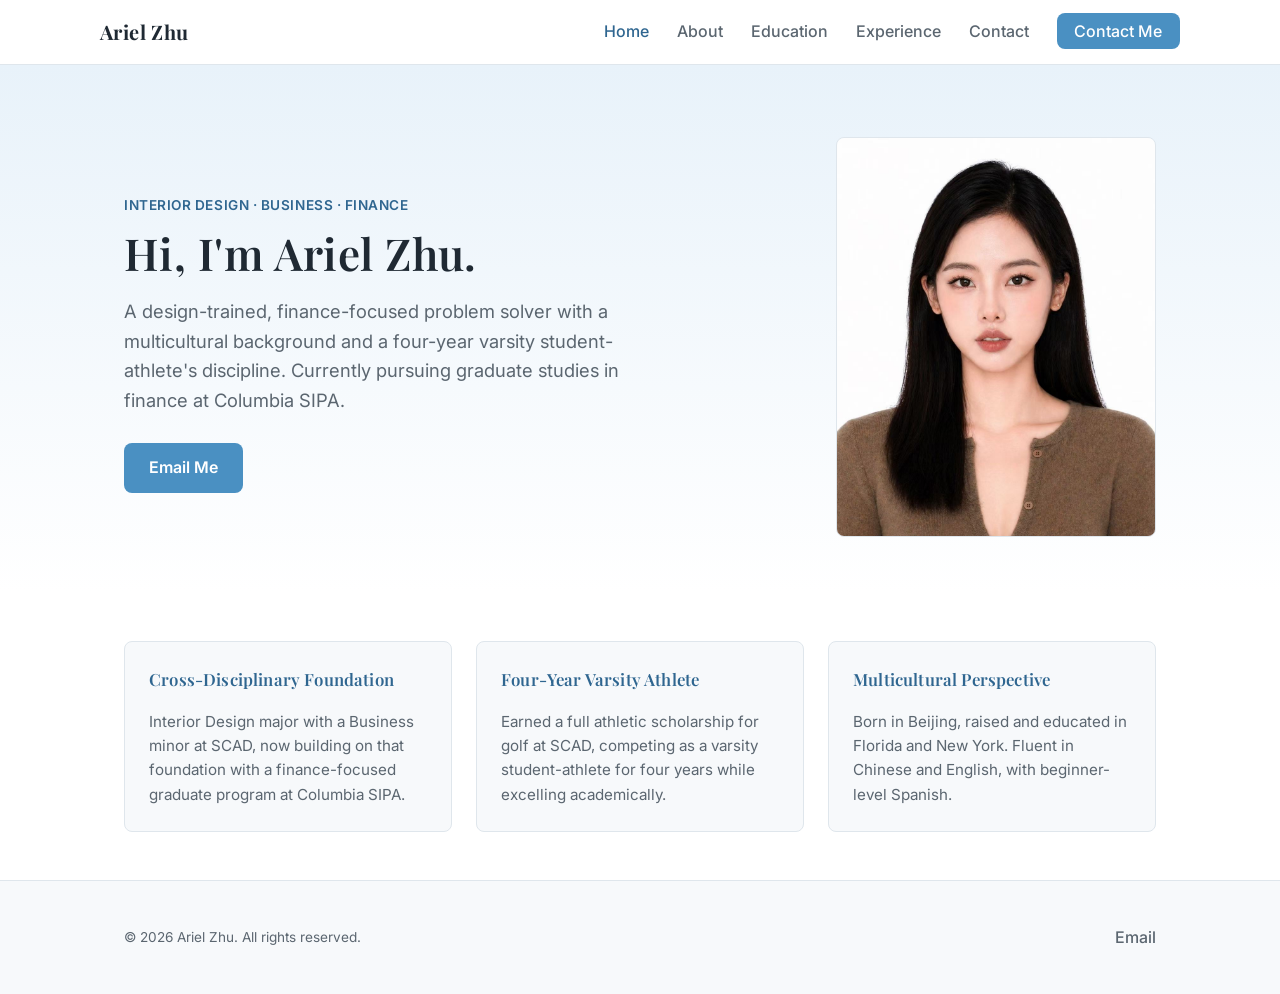
<file: index.html>
<!DOCTYPE html>
<html lang="en">
<head>
  <meta charset="UTF-8" />
  <meta name="viewport" content="width=device-width, initial-scale=1.0" />
  <title>Ariel Zhu | Interior Design, Business &amp; Finance</title>
  <meta name="description" content="Portfolio of Ariel Zhu — SCAD interior design & business graduate, Columbia SIPA finance student, four-year varsity student-athlete." />
  <link rel="preconnect" href="https://fonts.googleapis.com" />
  <link rel="preconnect" href="https://fonts.gstatic.com" crossorigin />
  <link href="https://fonts.googleapis.com/css2?family=Inter:wght@400;500;600;700&family=Playfair+Display:wght@600;700&display=swap" rel="stylesheet" />
  <link rel="stylesheet" href="assets/css/styles.css" />
</head>
<body data-page="home">
  <header class="site-header">
    <nav class="container nav">
      <a href="index.html" class="nav__brand">Ariel Zhu</a>
      <button class="nav__toggle" aria-label="Toggle navigation" aria-expanded="false">
        <span class="nav__toggle-bar"></span>
        <span class="nav__toggle-bar"></span>
        <span class="nav__toggle-bar"></span>
      </button>
      <ul class="nav__links">
        <li><a href="index.html" data-page="home">Home</a></li>
        <li><a href="about.html" data-page="about">About</a></li>
        <li><a href="education.html" data-page="education">Education</a></li>
        <li><a href="experience.html" data-page="experience">Experience</a></li>
        <li><a href="contact.html" data-page="contact">Contact</a></li>
        <li><a class="nav__cta" href="contact.html">Contact Me</a></li>
      </ul>
    </nav>
  </header>

  <main>
    <section class="hero">
      <div class="container hero__grid">
        <div>
          <p class="hero__eyebrow">Interior Design &middot; Business &middot; Finance</p>
          <h1 class="hero__name">Hi, I'm Ariel Zhu.</h1>
          <p class="hero__tagline">
            A design-trained, finance-focused problem solver with a multicultural background and a
            four-year varsity student-athlete's discipline. Currently pursuing graduate studies in
            finance at Columbia SIPA.
          </p>
          <div class="btn-row">
            <a class="btn btn--primary" href="mailto:lwzhu66@outlook.com">Email Me</a>
          </div>
        </div>
        <div class="hero__photo">
          <img src="assets/images/headshot.jpeg" alt="Ariel Zhu professional headshot" />
        </div>
      </div>
    </section>

    <section class="container">
      <div class="highlights">
        <div class="highlight-card">
          <h3>Cross-Disciplinary Foundation</h3>
          <p>
            Interior Design major with a Business minor at SCAD, now building on that foundation
            with a finance-focused graduate program at Columbia SIPA.
          </p>
        </div>
        <div class="highlight-card">
          <h3>Four-Year Varsity Athlete</h3>
          <p>
            Earned a full athletic scholarship for golf at SCAD, competing as a varsity
            student-athlete for four years while excelling academically.
          </p>
        </div>
        <div class="highlight-card">
          <h3>Multicultural Perspective</h3>
          <p>
            Born in Beijing, raised and educated in Florida and New York. Fluent in Chinese and
            English, with beginner-level Spanish.
          </p>
        </div>
      </div>
    </section>
  </main>

  <footer class="site-footer">
    <div class="container footer__grid">
      <p class="footer__copyright">&copy; 2026 Ariel Zhu. All rights reserved.</p>
      <ul class="footer__links">
        <li><a href="mailto:lwzhu66@outlook.com">Email</a></li>
      </ul>
    </div>
  </footer>

  <script src="assets/js/main.js"></script>
</body>
</html>
</file>
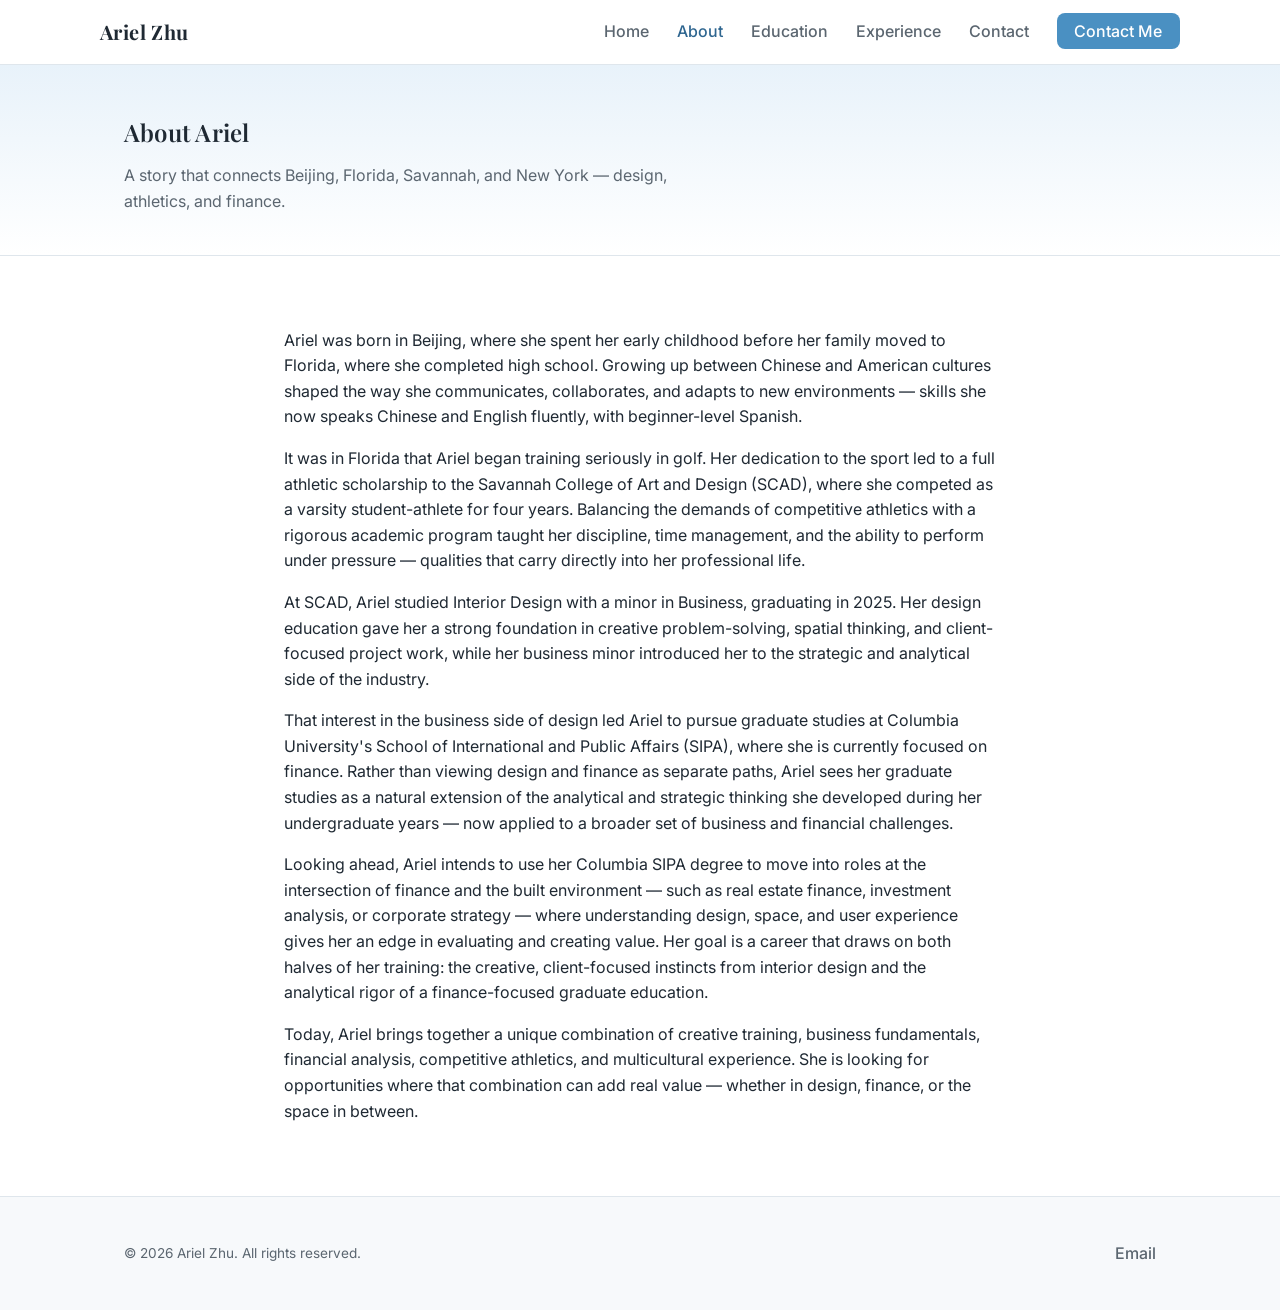
<file: about.html>
<!DOCTYPE html>
<html lang="en">
<head>
  <meta charset="UTF-8" />
  <meta name="viewport" content="width=device-width, initial-scale=1.0" />
  <title>About | Ariel Zhu</title>
  <meta name="description" content="Ariel Zhu's story — from Beijing to Florida to SCAD to Columbia SIPA, blending design, athletics, and finance." />
  <link rel="preconnect" href="https://fonts.googleapis.com" />
  <link rel="preconnect" href="https://fonts.gstatic.com" crossorigin />
  <link href="https://fonts.googleapis.com/css2?family=Inter:wght@400;500;600;700&family=Playfair+Display:wght@600;700&display=swap" rel="stylesheet" />
  <link rel="stylesheet" href="assets/css/styles.css" />
</head>
<body data-page="about">
  <header class="site-header">
    <nav class="container nav">
      <a href="index.html" class="nav__brand">Ariel Zhu</a>
      <button class="nav__toggle" aria-label="Toggle navigation" aria-expanded="false">
        <span class="nav__toggle-bar"></span>
        <span class="nav__toggle-bar"></span>
        <span class="nav__toggle-bar"></span>
      </button>
      <ul class="nav__links">
        <li><a href="index.html" data-page="home">Home</a></li>
        <li><a href="about.html" data-page="about">About</a></li>
        <li><a href="education.html" data-page="education">Education</a></li>
        <li><a href="experience.html" data-page="experience">Experience</a></li>
        <li><a href="contact.html" data-page="contact">Contact</a></li>
        <li><a class="nav__cta" href="contact.html">Contact Me</a></li>
      </ul>
    </nav>
  </header>

  <main>
    <section class="page-hero">
      <div class="container">
        <h1>About Ariel</h1>
        <p>A story that connects Beijing, Florida, Savannah, and New York — design, athletics, and finance.</p>
      </div>
    </section>

    <section class="section">
      <div class="container" style="max-width: 760px;">
        <p>
          Ariel was born in Beijing, where she spent her early childhood before her family moved to
          Florida, where she completed high school. Growing up between Chinese and American cultures
          shaped the way she communicates, collaborates, and adapts to new environments &mdash; skills
          she now speaks Chinese and English fluently, with beginner-level Spanish.
        </p>
        <p>
          It was in Florida that Ariel began training seriously in golf. Her dedication to the sport
          led to a full athletic scholarship to the Savannah College of Art and Design (SCAD), where
          she competed as a varsity student-athlete for four years. Balancing the demands of
          competitive athletics with a rigorous academic program taught her discipline, time
          management, and the ability to perform under pressure &mdash; qualities that carry directly
          into her professional life.
        </p>
        <p>
          At SCAD, Ariel studied Interior Design with a minor in Business, graduating in 2025. Her
          design education gave her a strong foundation in creative problem-solving, spatial
          thinking, and client-focused project work, while her business minor introduced her to the
          strategic and analytical side of the industry.
        </p>
        <p>
          That interest in the business side of design led Ariel to pursue graduate studies at
          Columbia University's School of International and Public Affairs (SIPA), where she is
          currently focused on finance. Rather than viewing design and finance as separate paths,
          Ariel sees her graduate studies as a natural extension of the analytical and strategic
          thinking she developed during her undergraduate years &mdash; now applied to a broader set
          of business and financial challenges.
        </p>
        <p>
          Looking ahead, Ariel intends to use her Columbia SIPA degree to move into roles at the
          intersection of finance and the built environment &mdash; such as real estate finance,
          investment analysis, or corporate strategy &mdash; where understanding design, space, and
          user experience gives her an edge in evaluating and creating value. Her goal is a career
          that draws on both halves of her training: the creative, client-focused instincts from
          interior design and the analytical rigor of a finance-focused graduate education.
        </p>
        <p>
          Today, Ariel brings together a unique combination of creative training, business
          fundamentals, financial analysis, competitive athletics, and multicultural experience.
          She is looking for opportunities where that combination can add real value &mdash; whether
          in design, finance, or the space in between.
        </p>
      </div>
    </section>
  </main>

  <footer class="site-footer">
    <div class="container footer__grid">
      <p class="footer__copyright">&copy; 2026 Ariel Zhu. All rights reserved.</p>
      <ul class="footer__links">
        <li><a href="mailto:lwzhu66@outlook.com">Email</a></li>
      </ul>
    </div>
  </footer>

  <script src="assets/js/main.js"></script>
</body>
</html>
</file>
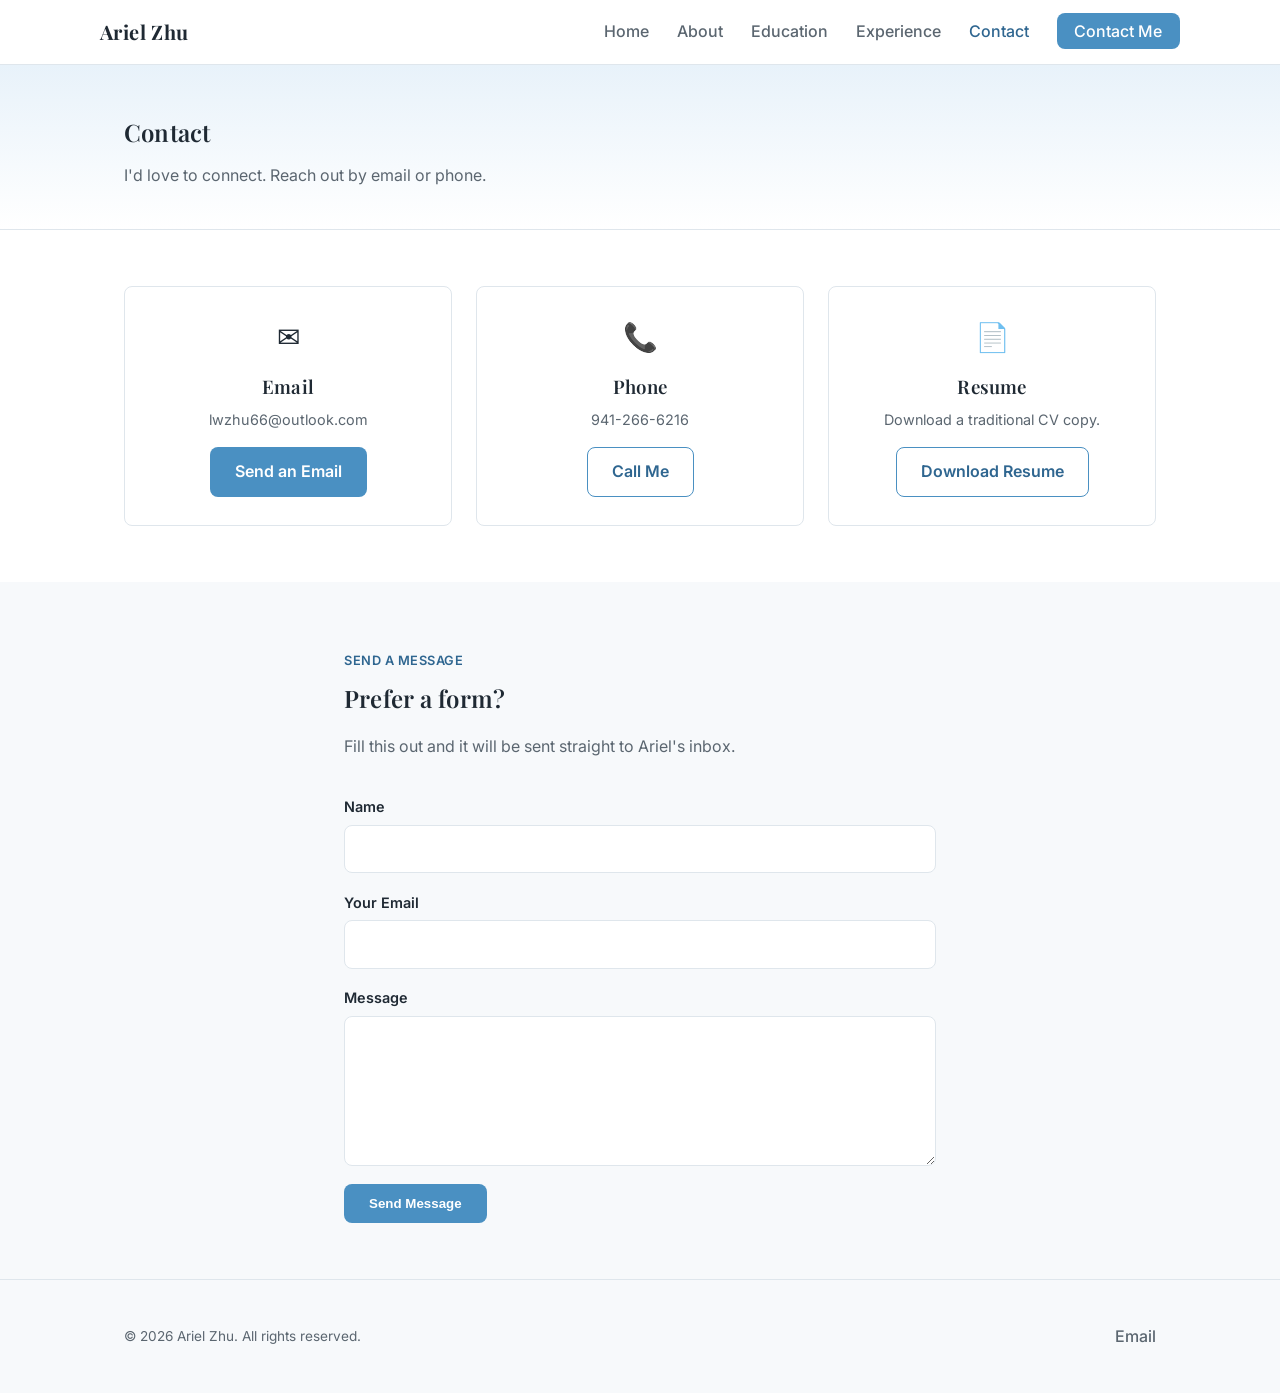
<file: contact.html>
<!DOCTYPE html>
<html lang="en">
<head>
  <meta charset="UTF-8" />
  <meta name="viewport" content="width=device-width, initial-scale=1.0" />
  <title>Contact | Ariel Zhu</title>
  <meta name="description" content="Get in touch with Ariel Zhu via email or phone." />
  <link rel="preconnect" href="https://fonts.googleapis.com" />
  <link rel="preconnect" href="https://fonts.gstatic.com" crossorigin />
  <link href="https://fonts.googleapis.com/css2?family=Inter:wght@400;500;600;700&family=Playfair+Display:wght@600;700&display=swap" rel="stylesheet" />
  <link rel="stylesheet" href="assets/css/styles.css" />
</head>
<body data-page="contact">
  <header class="site-header">
    <nav class="container nav">
      <a href="index.html" class="nav__brand">Ariel Zhu</a>
      <button class="nav__toggle" aria-label="Toggle navigation" aria-expanded="false">
        <span class="nav__toggle-bar"></span>
        <span class="nav__toggle-bar"></span>
        <span class="nav__toggle-bar"></span>
      </button>
      <ul class="nav__links">
        <li><a href="index.html" data-page="home">Home</a></li>
        <li><a href="about.html" data-page="about">About</a></li>
        <li><a href="education.html" data-page="education">Education</a></li>
        <li><a href="experience.html" data-page="experience">Experience</a></li>
        <li><a href="contact.html" data-page="contact">Contact</a></li>
        <li><a class="nav__cta" href="contact.html">Contact Me</a></li>
      </ul>
    </nav>
  </header>

  <main>
    <section class="page-hero">
      <div class="container">
        <h1>Contact</h1>
        <p>I'd love to connect. Reach out by email or phone.</p>
      </div>
    </section>

    <section class="section">
      <div class="container">
        <div class="contact-grid">
          <div class="contact-card">
            <div class="contact-card__icon">&#9993;</div>
            <h3>Email</h3>
            <p>lwzhu66@outlook.com</p>
            <!-- Opens Outlook web compose directly since mailto: requires a desktop mail client -->
            <a class="btn btn--primary" href="https://outlook.live.com/mail/0/deeplink/compose?to=lwzhu66@outlook.com" target="_blank" rel="noopener">Send an Email</a>
          </div>

          <div class="contact-card">
            <div class="contact-card__icon">&#128222;</div>
            <h3>Phone</h3>
            <p>941-266-6216</p>
            <a class="btn btn--outline" href="tel:+19412666216">Call Me</a>
          </div>

          <div class="contact-card">
            <div class="contact-card__icon">&#128196;</div>
            <h3>Resume</h3>
            <p>Download a traditional CV copy.</p>
            <a class="btn btn--outline" href="assets/resume/Ariel-Zhu-Resume.pdf" download>Download Resume</a>
          </div>
        </div>
      </div>
    </section>

    <section class="section section--alt">
      <div class="container" style="max-width: 640px;">
        <div class="section__header">
          <p class="section__eyebrow">Send a Message</p>
          <h2>Prefer a form?</h2>
          <p class="section__intro">Fill this out and it will be sent straight to Ariel's inbox.</p>
        </div>

        <!-- Formspree's email-based endpoint: first submission triggers a one-time confirmation email to activate it; swap for a registered form ID (formspree.io/f/xxxxxxxx) afterward for a dashboard -->
        <form class="contact-form" action="https://formspree.io/f/lwzhu66@outlook.com" method="POST">
          <div class="form-field">
            <label for="name">Name</label>
            <input type="text" id="name" name="name" required />
          </div>
          <div class="form-field">
            <label for="email">Your Email</label>
            <input type="email" id="email" name="_replyto" required />
          </div>
          <div class="form-field">
            <label for="message">Message</label>
            <textarea id="message" name="message" rows="5" required></textarea>
          </div>
          <button type="submit" class="btn btn--primary">Send Message</button>
        </form>
      </div>
    </section>
  </main>

  <footer class="site-footer">
    <div class="container footer__grid">
      <p class="footer__copyright">&copy; 2026 Ariel Zhu. All rights reserved.</p>
      <ul class="footer__links">
        <li><a href="mailto:lwzhu66@outlook.com">Email</a></li>
      </ul>
    </div>
  </footer>

  <script src="assets/js/main.js"></script>
</body>
</html>
</file>
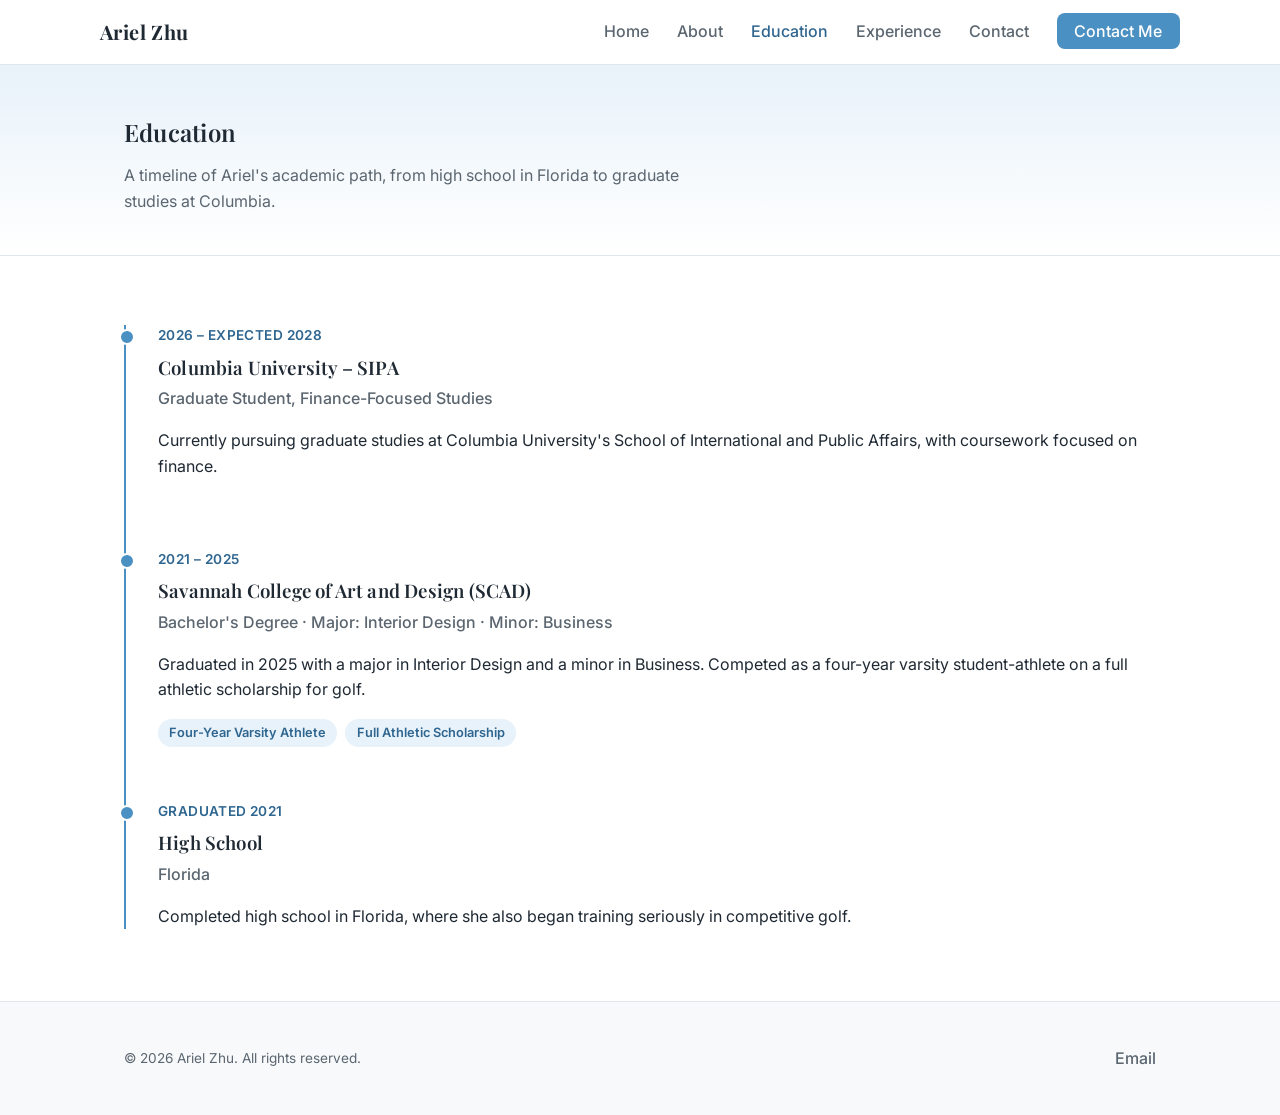
<file: education.html>
<!DOCTYPE html>
<html lang="en">
<head>
  <meta charset="UTF-8" />
  <meta name="viewport" content="width=device-width, initial-scale=1.0" />
  <title>Education | Ariel Zhu</title>
  <meta name="description" content="Ariel Zhu's academic path from Florida to SCAD to Columbia SIPA." />
  <link rel="preconnect" href="https://fonts.googleapis.com" />
  <link rel="preconnect" href="https://fonts.gstatic.com" crossorigin />
  <link href="https://fonts.googleapis.com/css2?family=Inter:wght@400;500;600;700&family=Playfair+Display:wght@600;700&display=swap" rel="stylesheet" />
  <link rel="stylesheet" href="assets/css/styles.css" />
</head>
<body data-page="education">
  <header class="site-header">
    <nav class="container nav">
      <a href="index.html" class="nav__brand">Ariel Zhu</a>
      <button class="nav__toggle" aria-label="Toggle navigation" aria-expanded="false">
        <span class="nav__toggle-bar"></span>
        <span class="nav__toggle-bar"></span>
        <span class="nav__toggle-bar"></span>
      </button>
      <ul class="nav__links">
        <li><a href="index.html" data-page="home">Home</a></li>
        <li><a href="about.html" data-page="about">About</a></li>
        <li><a href="education.html" data-page="education">Education</a></li>
        <li><a href="experience.html" data-page="experience">Experience</a></li>
        <li><a href="contact.html" data-page="contact">Contact</a></li>
        <li><a class="nav__cta" href="contact.html">Contact Me</a></li>
      </ul>
    </nav>
  </header>

  <main>
    <section class="page-hero">
      <div class="container">
        <h1>Education</h1>
        <p>A timeline of Ariel's academic path, from high school in Florida to graduate studies at Columbia.</p>
      </div>
    </section>

    <section class="section">
      <div class="container">
        <ol class="timeline">
          <li class="timeline__item">
            <p class="timeline__meta">2026 &ndash; Expected 2028</p>
            <h3>Columbia University &ndash; SIPA</h3>
            <h4>Graduate Student, Finance-Focused Studies</h4>
            <p>
              Currently pursuing graduate studies at Columbia University's School of International
              and Public Affairs, with coursework focused on finance.
            </p>
          </li>
          <li class="timeline__item">
            <p class="timeline__meta">2021 &ndash; 2025</p>
            <h3>Savannah College of Art and Design (SCAD)</h3>
            <h4>Bachelor's Degree &middot; Major: Interior Design &middot; Minor: Business</h4>
            <p>
              Graduated in 2025 with a major in Interior Design and a minor in Business. Competed as
              a four-year varsity student-athlete on a full athletic scholarship for golf.
            </p>
            <div class="badge-row">
              <span class="badge">Four-Year Varsity Athlete</span>
              <span class="badge">Full Athletic Scholarship</span>
            </div>
          </li>
          <li class="timeline__item">
            <p class="timeline__meta">Graduated 2021</p>
            <h3>High School</h3>
            <h4>Florida</h4>
            <p>
              Completed high school in Florida, where she also began training seriously in
              competitive golf.
            </p>
          </li>
        </ol>
      </div>
    </section>
  </main>

  <footer class="site-footer">
    <div class="container footer__grid">
      <p class="footer__copyright">&copy; 2026 Ariel Zhu. All rights reserved.</p>
      <ul class="footer__links">
        <li><a href="mailto:lwzhu66@outlook.com">Email</a></li>
      </ul>
    </div>
  </footer>

  <script src="assets/js/main.js"></script>
</body>
</html>
</file>
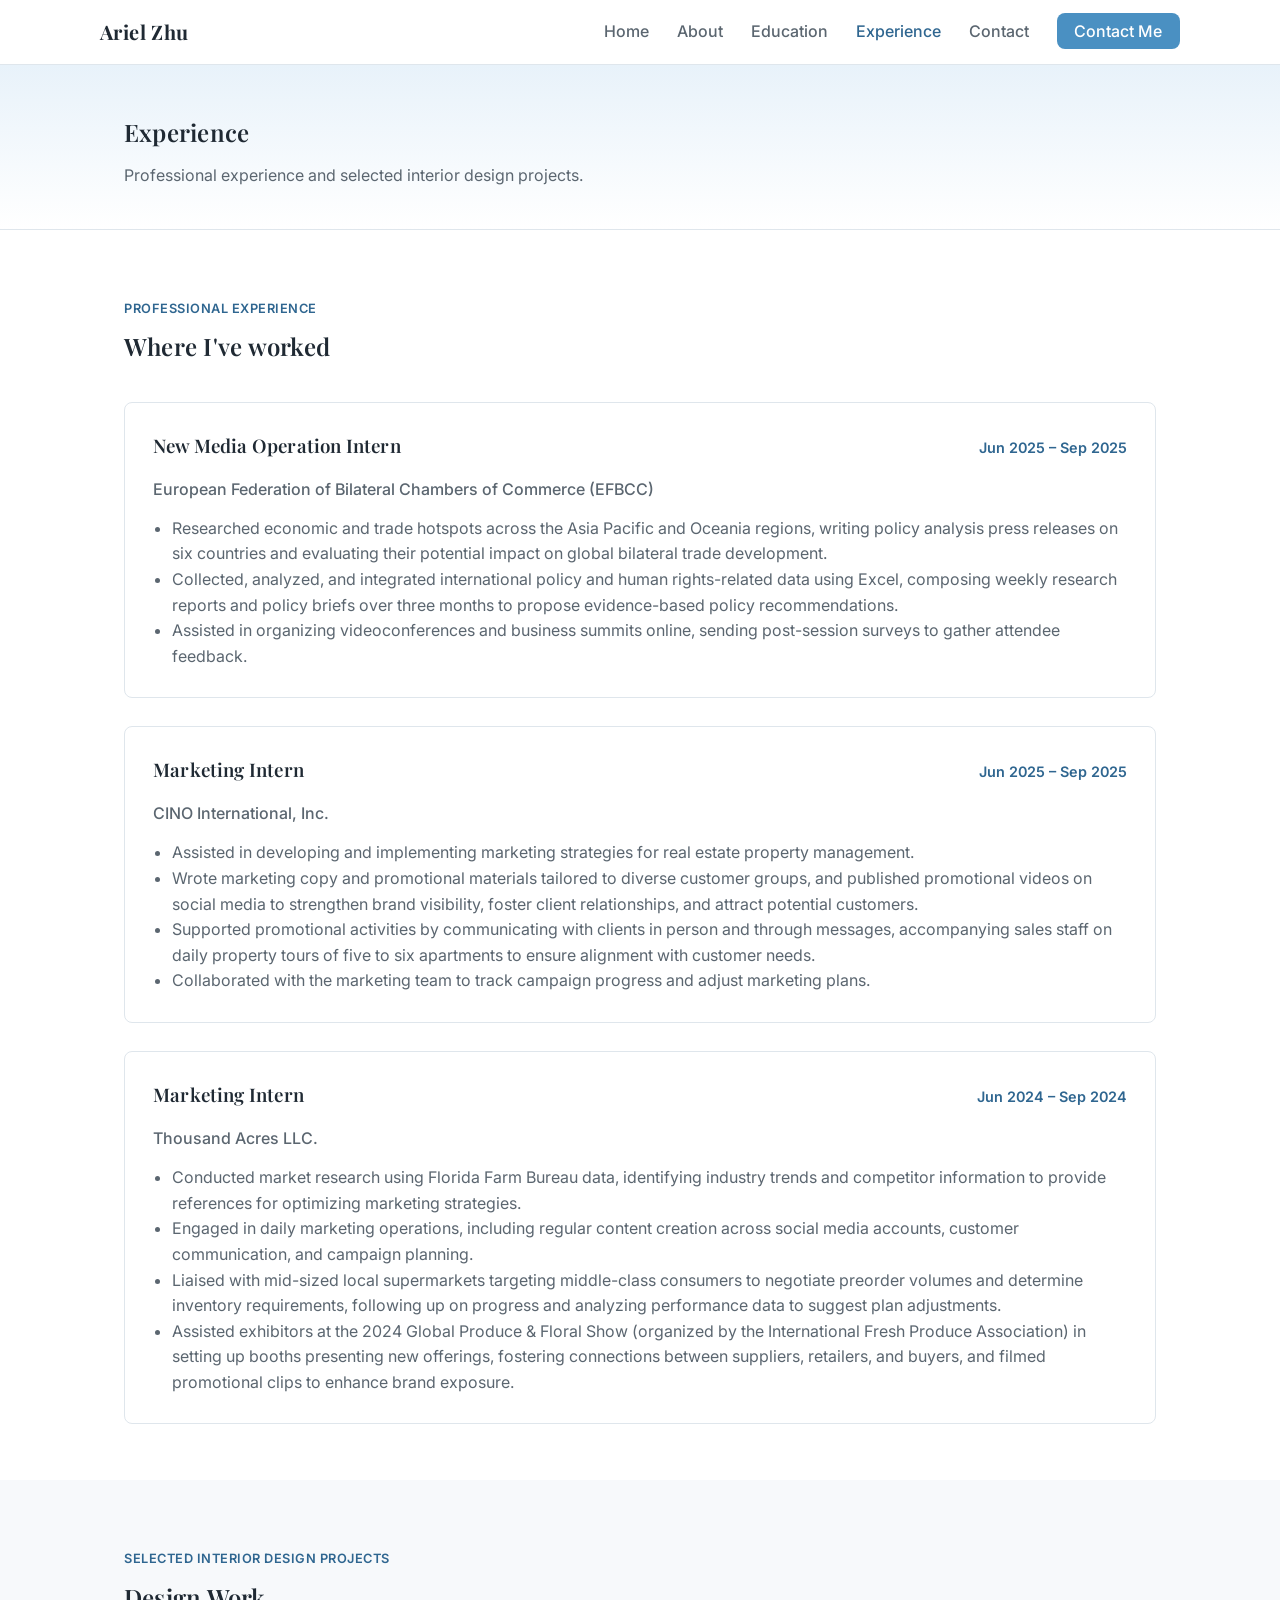
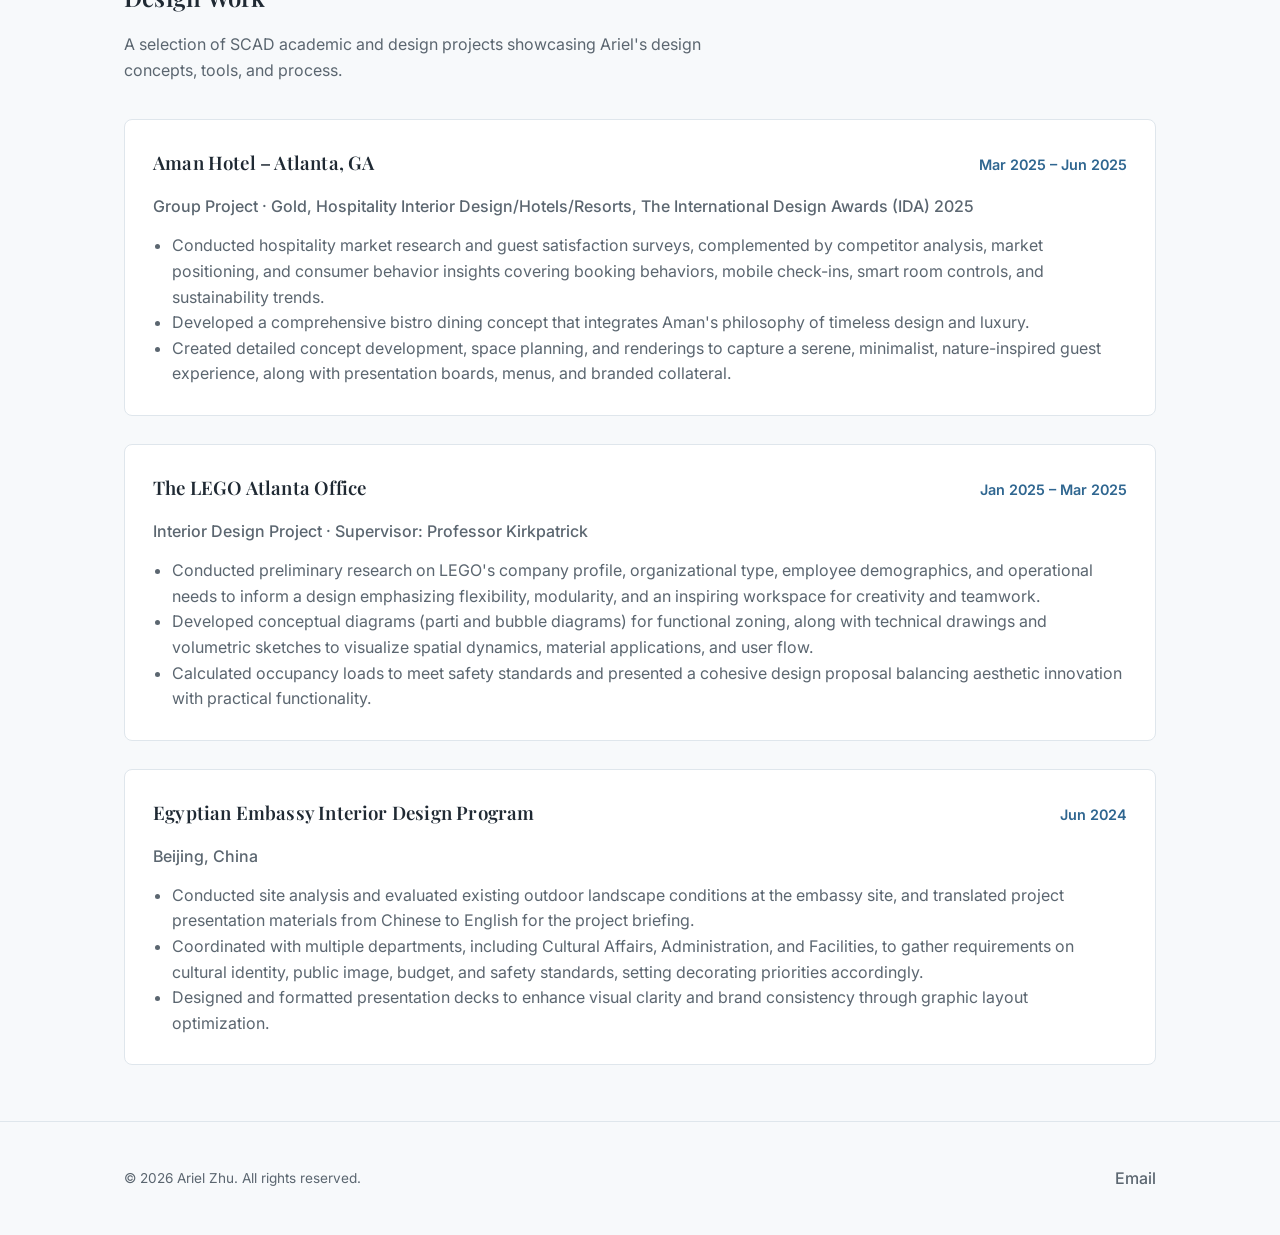
<file: experience.html>
<!DOCTYPE html>
<html lang="en">
<head>
  <meta charset="UTF-8" />
  <meta name="viewport" content="width=device-width, initial-scale=1.0" />
  <title>Experience | Ariel Zhu</title>
  <meta name="description" content="Ariel Zhu's professional experience and selected interior design projects." />
  <link rel="preconnect" href="https://fonts.googleapis.com" />
  <link rel="preconnect" href="https://fonts.gstatic.com" crossorigin />
  <link href="https://fonts.googleapis.com/css2?family=Inter:wght@400;500;600;700&family=Playfair+Display:wght@600;700&display=swap" rel="stylesheet" />
  <link rel="stylesheet" href="assets/css/styles.css" />
</head>
<body data-page="experience">
  <header class="site-header">
    <nav class="container nav">
      <a href="index.html" class="nav__brand">Ariel Zhu</a>
      <button class="nav__toggle" aria-label="Toggle navigation" aria-expanded="false">
        <span class="nav__toggle-bar"></span>
        <span class="nav__toggle-bar"></span>
        <span class="nav__toggle-bar"></span>
      </button>
      <ul class="nav__links">
        <li><a href="index.html" data-page="home">Home</a></li>
        <li><a href="about.html" data-page="about">About</a></li>
        <li><a href="education.html" data-page="education">Education</a></li>
        <li><a href="experience.html" data-page="experience">Experience</a></li>
        <li><a href="contact.html" data-page="contact">Contact</a></li>
        <li><a class="nav__cta" href="contact.html">Contact Me</a></li>
      </ul>
    </nav>
  </header>

  <main>
    <section class="page-hero">
      <div class="container">
        <h1>Experience</h1>
        <p>Professional experience and selected interior design projects.</p>
      </div>
    </section>

    <section class="section">
      <div class="container">
        <div class="section__header">
          <p class="section__eyebrow">Professional Experience</p>
          <h2>Where I've worked</h2>
        </div>

        <div class="experience-list">
          <article class="experience-card">
            <div class="experience-card__header">
              <h3>New Media Operation Intern</h3>
              <span class="experience-card__dates">Jun 2025 &ndash; Sep 2025</span>
            </div>
            <p class="experience-card__org">European Federation of Bilateral Chambers of Commerce (EFBCC)</p>
            <ul>
              <li>Researched economic and trade hotspots across the Asia Pacific and Oceania regions, writing policy analysis press releases on six countries and evaluating their potential impact on global bilateral trade development.</li>
              <li>Collected, analyzed, and integrated international policy and human rights-related data using Excel, composing weekly research reports and policy briefs over three months to propose evidence-based policy recommendations.</li>
              <li>Assisted in organizing videoconferences and business summits online, sending post-session surveys to gather attendee feedback.</li>
            </ul>
          </article>

          <article class="experience-card">
            <div class="experience-card__header">
              <h3>Marketing Intern</h3>
              <span class="experience-card__dates">Jun 2025 &ndash; Sep 2025</span>
            </div>
            <p class="experience-card__org">CINO International, Inc.</p>
            <ul>
              <li>Assisted in developing and implementing marketing strategies for real estate property management.</li>
              <li>Wrote marketing copy and promotional materials tailored to diverse customer groups, and published promotional videos on social media to strengthen brand visibility, foster client relationships, and attract potential customers.</li>
              <li>Supported promotional activities by communicating with clients in person and through messages, accompanying sales staff on daily property tours of five to six apartments to ensure alignment with customer needs.</li>
              <li>Collaborated with the marketing team to track campaign progress and adjust marketing plans.</li>
            </ul>
          </article>

          <article class="experience-card">
            <div class="experience-card__header">
              <h3>Marketing Intern</h3>
              <span class="experience-card__dates">Jun 2024 &ndash; Sep 2024</span>
            </div>
            <p class="experience-card__org">Thousand Acres LLC.</p>
            <ul>
              <li>Conducted market research using Florida Farm Bureau data, identifying industry trends and competitor information to provide references for optimizing marketing strategies.</li>
              <li>Engaged in daily marketing operations, including regular content creation across social media accounts, customer communication, and campaign planning.</li>
              <li>Liaised with mid-sized local supermarkets targeting middle-class consumers to negotiate preorder volumes and determine inventory requirements, following up on progress and analyzing performance data to suggest plan adjustments.</li>
              <li>Assisted exhibitors at the 2024 Global Produce &amp; Floral Show (organized by the International Fresh Produce Association) in setting up booths presenting new offerings, fostering connections between suppliers, retailers, and buyers, and filmed promotional clips to enhance brand exposure.</li>
            </ul>
          </article>
        </div>
      </div>
    </section>

    <section class="section section--alt">
      <div class="container">
        <div class="section__header">
          <p class="section__eyebrow">Selected Interior Design Projects</p>
          <h2>Design Work</h2>
          <p class="section__intro">
            A selection of SCAD academic and design projects showcasing Ariel's design concepts,
            tools, and process.
          </p>
        </div>

        <div class="experience-list">
          <article class="experience-card">
            <div class="experience-card__header">
              <h3>Aman Hotel &ndash; Atlanta, GA</h3>
              <span class="experience-card__dates">Mar 2025 &ndash; Jun 2025</span>
            </div>
            <p class="experience-card__org">Group Project &middot; Gold, Hospitality Interior Design/Hotels/Resorts, The International Design Awards (IDA) 2025</p>
            <ul>
              <li>Conducted hospitality market research and guest satisfaction surveys, complemented by competitor analysis, market positioning, and consumer behavior insights covering booking behaviors, mobile check-ins, smart room controls, and sustainability trends.</li>
              <li>Developed a comprehensive bistro dining concept that integrates Aman's philosophy of timeless design and luxury.</li>
              <li>Created detailed concept development, space planning, and renderings to capture a serene, minimalist, nature-inspired guest experience, along with presentation boards, menus, and branded collateral.</li>
            </ul>
          </article>

          <article class="experience-card">
            <div class="experience-card__header">
              <h3>The LEGO Atlanta Office</h3>
              <span class="experience-card__dates">Jan 2025 &ndash; Mar 2025</span>
            </div>
            <p class="experience-card__org">Interior Design Project &middot; Supervisor: Professor Kirkpatrick</p>
            <ul>
              <li>Conducted preliminary research on LEGO's company profile, organizational type, employee demographics, and operational needs to inform a design emphasizing flexibility, modularity, and an inspiring workspace for creativity and teamwork.</li>
              <li>Developed conceptual diagrams (parti and bubble diagrams) for functional zoning, along with technical drawings and volumetric sketches to visualize spatial dynamics, material applications, and user flow.</li>
              <li>Calculated occupancy loads to meet safety standards and presented a cohesive design proposal balancing aesthetic innovation with practical functionality.</li>
            </ul>
          </article>

          <article class="experience-card">
            <div class="experience-card__header">
              <h3>Egyptian Embassy Interior Design Program</h3>
              <span class="experience-card__dates">Jun 2024</span>
            </div>
            <p class="experience-card__org">Beijing, China</p>
            <ul>
              <li>Conducted site analysis and evaluated existing outdoor landscape conditions at the embassy site, and translated project presentation materials from Chinese to English for the project briefing.</li>
              <li>Coordinated with multiple departments, including Cultural Affairs, Administration, and Facilities, to gather requirements on cultural identity, public image, budget, and safety standards, setting decorating priorities accordingly.</li>
              <li>Designed and formatted presentation decks to enhance visual clarity and brand consistency through graphic layout optimization.</li>
            </ul>
          </article>
        </div>
      </div>
    </section>
  </main>

  <footer class="site-footer">
    <div class="container footer__grid">
      <p class="footer__copyright">&copy; 2026 Ariel Zhu. All rights reserved.</p>
      <ul class="footer__links">
        <li><a href="mailto:lwzhu66@outlook.com">Email</a></li>
      </ul>
    </div>
  </footer>

  <script src="assets/js/main.js"></script>
</body>
</html>
</file>
<file: assets/css/styles.css>
/* ==========================================================================
   Ariel Portfolio — Global Styles
   Theme: minimal, professional, light blue accent + neutral palette
   ========================================================================== */

:root {
  --color-primary: #4a90c2;
  --color-primary-dark: #2f6690;
  --color-primary-light: #e8f2fa;
  --color-bg: #ffffff;
  --color-surface: #f7f9fb;
  --color-text: #1f2933;
  --color-text-muted: #5b6670;
  --color-border: #dfe6ec;

  --font-base: "Inter", "Segoe UI", "Helvetica Neue", Arial, sans-serif;
  --font-display: "Playfair Display", "Segoe UI", Georgia, serif;
  --max-width: 1080px;
  --radius: 8px;
  --transition: 0.2s ease;
}

* {
  box-sizing: border-box;
}

html {
  scroll-behavior: smooth;
}

body {
  margin: 0;
  font-family: var(--font-base);
  color: var(--color-text);
  background-color: var(--color-bg);
  line-height: 1.6;
  -webkit-font-smoothing: antialiased;
}

h1,
h2,
h3,
.hero__name,
.nav__brand {
  font-family: var(--font-display);
  font-weight: 600;
  letter-spacing: 0.01em;
}

img {
  max-width: 100%;
  display: block;
}

a {
  color: var(--color-primary-dark);
  text-decoration: none;
}

a:hover {
  text-decoration: underline;
}

ul {
  padding-left: 1.2rem;
}

.container {
  max-width: var(--max-width);
  margin: 0 auto;
  padding: 0 1.5rem;
}

/* ---------------------------------- Header / Nav ------------------------ */

.site-header {
  position: sticky;
  top: 0;
  z-index: 100;
  background-color: rgba(255, 255, 255, 0.95);
  border-bottom: 1px solid var(--color-border);
  backdrop-filter: blur(6px);
}

.nav {
  display: flex;
  align-items: center;
  justify-content: space-between;
  padding: 1rem 0;
}

.nav__brand {
  font-size: 1.25rem;
  font-weight: 700;
  color: var(--color-text);
  letter-spacing: 0.02em;
}

.nav__brand:hover {
  text-decoration: none;
  color: var(--color-primary-dark);
}

.nav__toggle {
  display: none;
  background: none;
  border: none;
  cursor: pointer;
  padding: 0.25rem;
}

.nav__toggle-bar {
  display: block;
  width: 24px;
  height: 2px;
  background-color: var(--color-text);
  margin: 5px 0;
  transition: transform var(--transition), opacity var(--transition);
}

.nav__links {
  display: flex;
  align-items: center;
  gap: 1.75rem;
  list-style: none;
  margin: 0;
  padding: 0;
}

.nav__links a {
  color: var(--color-text-muted);
  font-weight: 500;
}

.nav__links a.is-active,
.nav__links a:hover {
  color: var(--color-primary-dark);
  text-decoration: none;
}

.nav__cta {
  background-color: var(--color-primary);
  color: #fff !important;
  padding: 0.5rem 1.1rem;
  border-radius: var(--radius);
  font-weight: 600;
}

.nav__cta:hover {
  background-color: var(--color-primary-dark);
  text-decoration: none;
}

/* ---------------------------------- Buttons ------------------------------ */

.btn {
  display: inline-block;
  padding: 0.7rem 1.5rem;
  border-radius: var(--radius);
  font-weight: 600;
  border: 1px solid transparent;
  cursor: pointer;
  transition: background-color var(--transition), color var(--transition), border-color var(--transition);
}

.btn--primary {
  background-color: var(--color-primary);
  color: #fff;
}

.btn--primary:hover {
  background-color: var(--color-primary-dark);
  color: #fff;
  text-decoration: none;
}

.btn--outline {
  background-color: transparent;
  color: var(--color-primary-dark);
  border-color: var(--color-primary);
}

.btn--outline:hover {
  background-color: var(--color-primary-light);
  text-decoration: none;
}

.btn-row {
  display: flex;
  flex-wrap: wrap;
  gap: 0.85rem;
}

/* ---------------------------------- Hero --------------------------------- */

.hero {
  padding: 4.5rem 0 3.5rem;
  background: linear-gradient(180deg, var(--color-primary-light) 0%, #ffffff 100%);
}

.hero__grid {
  display: grid;
  grid-template-columns: 1.1fr 0.9fr;
  gap: 3rem;
  align-items: center;
}

.hero__eyebrow {
  color: var(--color-primary-dark);
  font-weight: 600;
  letter-spacing: 0.04em;
  text-transform: uppercase;
  font-size: 0.85rem;
  margin-bottom: 0.75rem;
}

.hero__name {
  font-size: 2.75rem;
  line-height: 1.15;
  margin: 0 0 1rem;
}

.hero__tagline {
  font-size: 1.15rem;
  color: var(--color-text-muted);
  margin-bottom: 1.75rem;
  max-width: 46ch;
}

.hero__photo {
  border-radius: var(--radius);
  overflow: hidden;
  background-color: var(--color-surface);
  border: 1px solid var(--color-border);
  aspect-ratio: 4 / 5;
  max-width: 320px;
  margin-left: auto;
  display: flex;
  align-items: center;
  justify-content: center;
}

.hero__photo img {
  width: 100%;
  height: 100%;
  object-fit: cover;
}

.hero__photo-placeholder {
  color: var(--color-text-muted);
  font-size: 0.9rem;
  text-align: center;
  padding: 1.5rem;
}

/* ---------------------------------- Highlights row ----------------------- */

.highlights {
  display: grid;
  grid-template-columns: repeat(3, 1fr);
  gap: 1.5rem;
  margin: 3rem 0;
}

.highlight-card {
  background-color: var(--color-surface);
  border: 1px solid var(--color-border);
  border-radius: var(--radius);
  padding: 1.5rem;
}

.highlight-card h3 {
  margin-top: 0;
  color: var(--color-primary-dark);
  font-size: 1.05rem;
}

.highlight-card p {
  margin-bottom: 0;
  color: var(--color-text-muted);
  font-size: 0.95rem;
}

/* ---------------------------------- Sections ------------------------------ */

.section {
  padding: 3.5rem 0;
}

.section--alt {
  background-color: var(--color-surface);
}

.section__header {
  margin-bottom: 2.25rem;
}

.section__eyebrow {
  color: var(--color-primary-dark);
  font-weight: 600;
  text-transform: uppercase;
  letter-spacing: 0.04em;
  font-size: 0.8rem;
  margin-bottom: 0.5rem;
}

.section__header h1,
.section__header h2 {
  margin: 0 0 0.75rem;
}

.section__intro {
  color: var(--color-text-muted);
  max-width: 65ch;
}

/* ---------------------------------- Page hero (non-home) ------------------ */

.page-hero {
  padding: 3rem 0 2.5rem;
  background: linear-gradient(180deg, var(--color-primary-light) 0%, #ffffff 100%);
  border-bottom: 1px solid var(--color-border);
}

.page-hero h1 {
  margin: 0 0 0.75rem;
}

.page-hero p {
  color: var(--color-text-muted);
  max-width: 60ch;
  margin: 0;
}

/* ---------------------------------- Timeline (Education) ------------------ */

.timeline {
  list-style: none;
  margin: 0;
  padding: 0;
  border-left: 2px solid var(--color-primary);
}

.timeline__item {
  position: relative;
  padding: 0 0 2.5rem 2rem;
}

.timeline__item:last-child {
  padding-bottom: 0;
}

.timeline__item::before {
  content: "";
  position: absolute;
  left: -7px;
  top: 4px;
  width: 12px;
  height: 12px;
  border-radius: 50%;
  background-color: var(--color-primary);
  border: 2px solid #fff;
}

.timeline__meta {
  color: var(--color-primary-dark);
  font-weight: 600;
  font-size: 0.85rem;
  text-transform: uppercase;
  letter-spacing: 0.03em;
  margin-bottom: 0.35rem;
}

.timeline__item h3 {
  margin: 0 0 0.25rem;
}

.timeline__item h4 {
  margin: 0 0 0.75rem;
  color: var(--color-text-muted);
  font-weight: 500;
}

.timeline__item ul {
  margin: 0.5rem 0 0;
  color: var(--color-text-muted);
}

.badge-row {
  display: flex;
  flex-wrap: wrap;
  gap: 0.5rem;
  margin-top: 0.75rem;
}

.badge {
  background-color: var(--color-primary-light);
  color: var(--color-primary-dark);
  padding: 0.25rem 0.7rem;
  border-radius: 999px;
  font-size: 0.8rem;
  font-weight: 600;
}

/* ---------------------------------- Experience cards ----------------------- */

.experience-list {
  display: flex;
  flex-direction: column;
  gap: 1.75rem;
}

.experience-card {
  border: 1px solid var(--color-border);
  border-radius: var(--radius);
  padding: 1.75rem;
  background-color: #fff;
}

.experience-card__header {
  display: flex;
  flex-wrap: wrap;
  justify-content: space-between;
  align-items: baseline;
  gap: 0.5rem;
  margin-bottom: 0.5rem;
}

.experience-card__header h3 {
  margin: 0;
}

.experience-card__dates {
  color: var(--color-primary-dark);
  font-weight: 600;
  font-size: 0.9rem;
  white-space: nowrap;
}

.experience-card__org {
  color: var(--color-text-muted);
  font-weight: 500;
  margin-bottom: 0.85rem;
}

.experience-card ul {
  margin: 0;
  color: var(--color-text-muted);
}

/* ---------------------------------- Contact ------------------------------ */

.contact-grid {
  display: grid;
  grid-template-columns: repeat(auto-fit, minmax(240px, 1fr));
  gap: 1.5rem;
}

.contact-card {
  border: 1px solid var(--color-border);
  border-radius: var(--radius);
  padding: 1.75rem;
  text-align: center;
  background-color: #fff;
}

.contact-card h3 {
  margin: 0.75rem 0 0.4rem;
}

.contact-card p {
  color: var(--color-text-muted);
  margin: 0 0 1rem;
  font-size: 0.9rem;
}

.contact-card__icon {
  font-size: 1.75rem;
}

.contact-form {
  display: flex;
  flex-direction: column;
  gap: 1.1rem;
}

.form-field {
  display: flex;
  flex-direction: column;
  gap: 0.4rem;
}

.form-field label {
  font-weight: 600;
  font-size: 0.9rem;
}

.form-field input,
.form-field textarea {
  font: inherit;
  padding: 0.65rem 0.85rem;
  border: 1px solid var(--color-border);
  border-radius: var(--radius);
  color: var(--color-text);
  background-color: #fff;
  resize: vertical;
}

.form-field input:focus,
.form-field textarea:focus {
  outline: 2px solid var(--color-primary);
  outline-offset: 1px;
}

.contact-form .btn {
  align-self: flex-start;
}

/* ---------------------------------- Footer -------------------------------- */

.site-footer {
  border-top: 1px solid var(--color-border);
  background-color: var(--color-surface);
  padding: 2rem 0;
}

.footer__grid {
  display: flex;
  flex-wrap: wrap;
  align-items: center;
  justify-content: space-between;
  gap: 1rem;
}

.footer__links {
  display: flex;
  gap: 1.25rem;
  list-style: none;
  margin: 0;
  padding: 0;
}

.footer__links a {
  color: var(--color-text-muted);
  font-weight: 500;
}

.footer__copyright {
  color: var(--color-text-muted);
  font-size: 0.85rem;
}

/* ---------------------------------- Responsive ---------------------------- */

@media (max-width: 860px) {
  .hero__grid {
    grid-template-columns: 1fr;
  }

  .hero__photo {
    max-width: 260px;
    margin: 0 auto;
  }

  .highlights {
    grid-template-columns: 1fr;
  }
}

@media (max-width: 720px) {
  .nav__toggle {
    display: block;
  }

  .nav__links {
    position: absolute;
    top: 100%;
    left: 0;
    right: 0;
    flex-direction: column;
    align-items: flex-start;
    gap: 0.5rem;
    background-color: #fff;
    border-bottom: 1px solid var(--color-border);
    padding: 1rem 1.5rem 1.5rem;
    display: none;
  }

  .nav__links.is-open {
    display: flex;
  }

  .nav__cta {
    width: 100%;
    text-align: center;
  }

  .experience-card__header {
    flex-direction: column;
    align-items: flex-start;
  }
}
</file>
